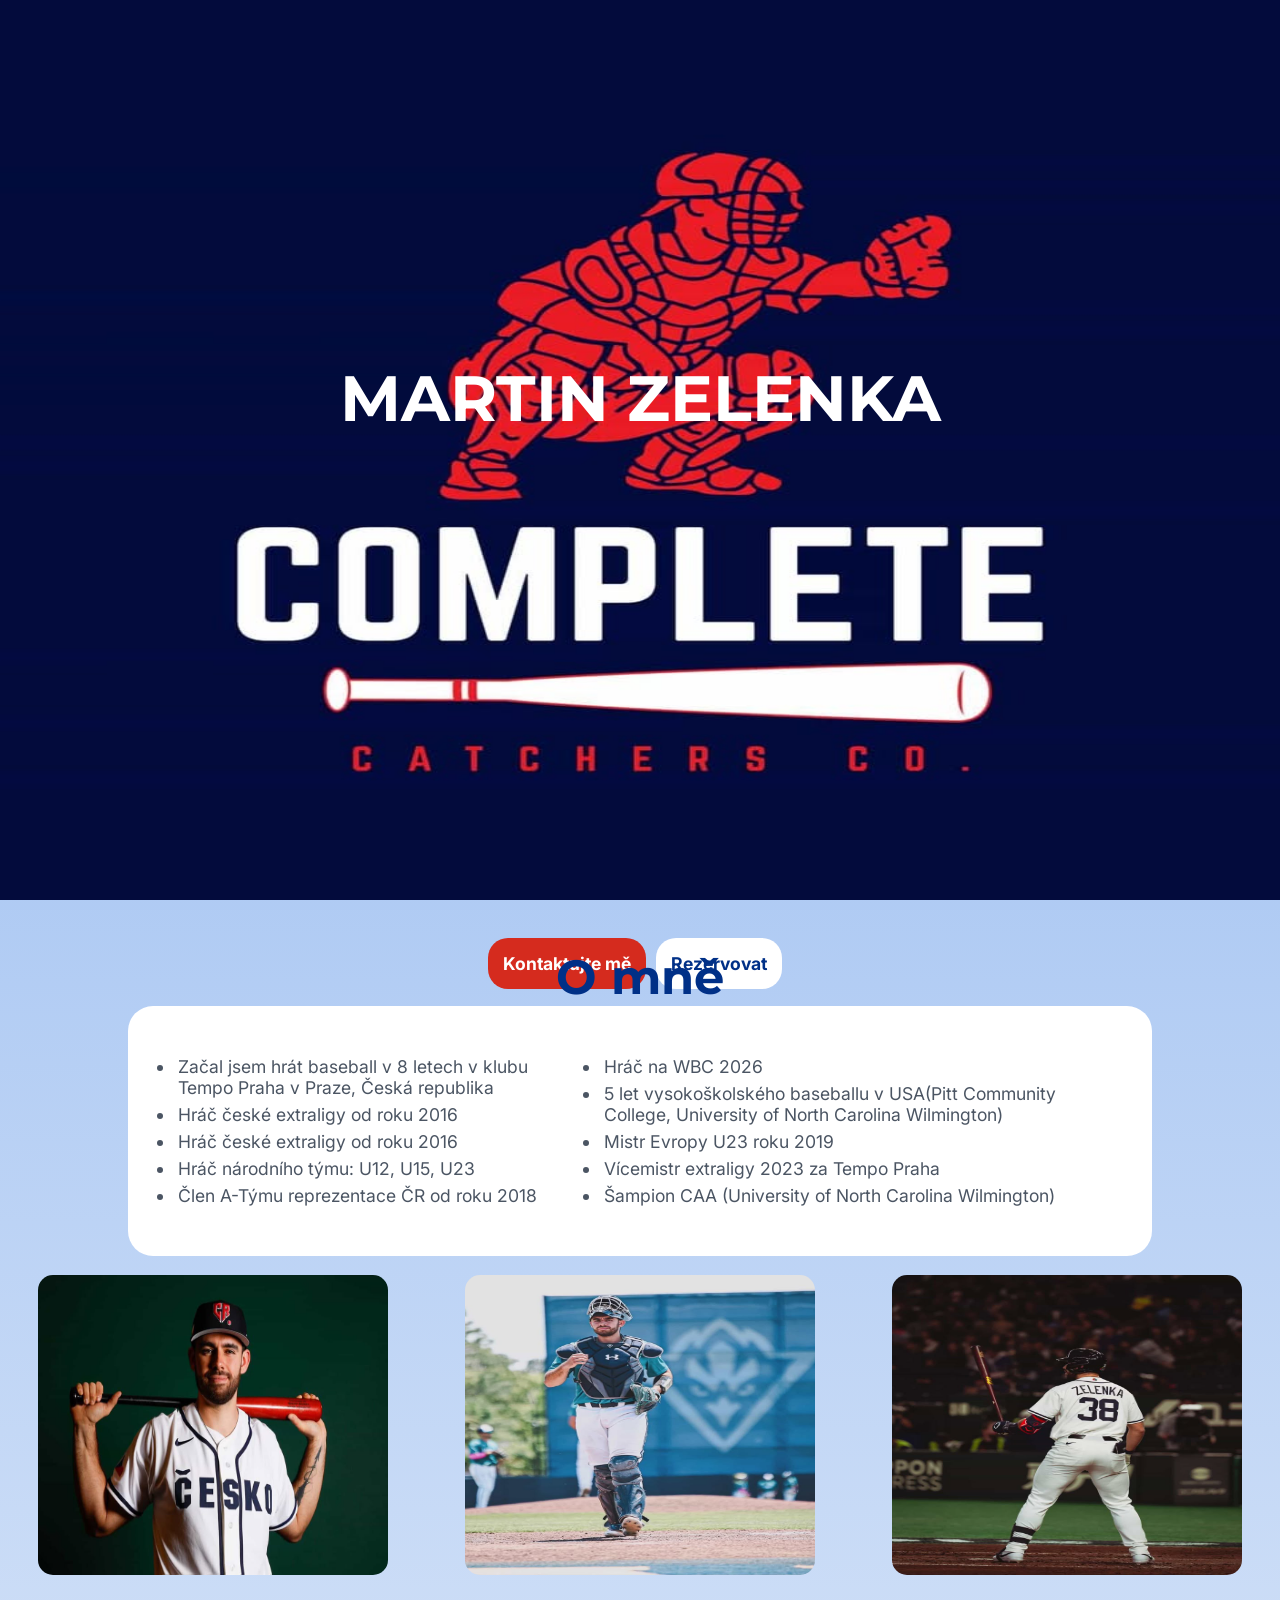
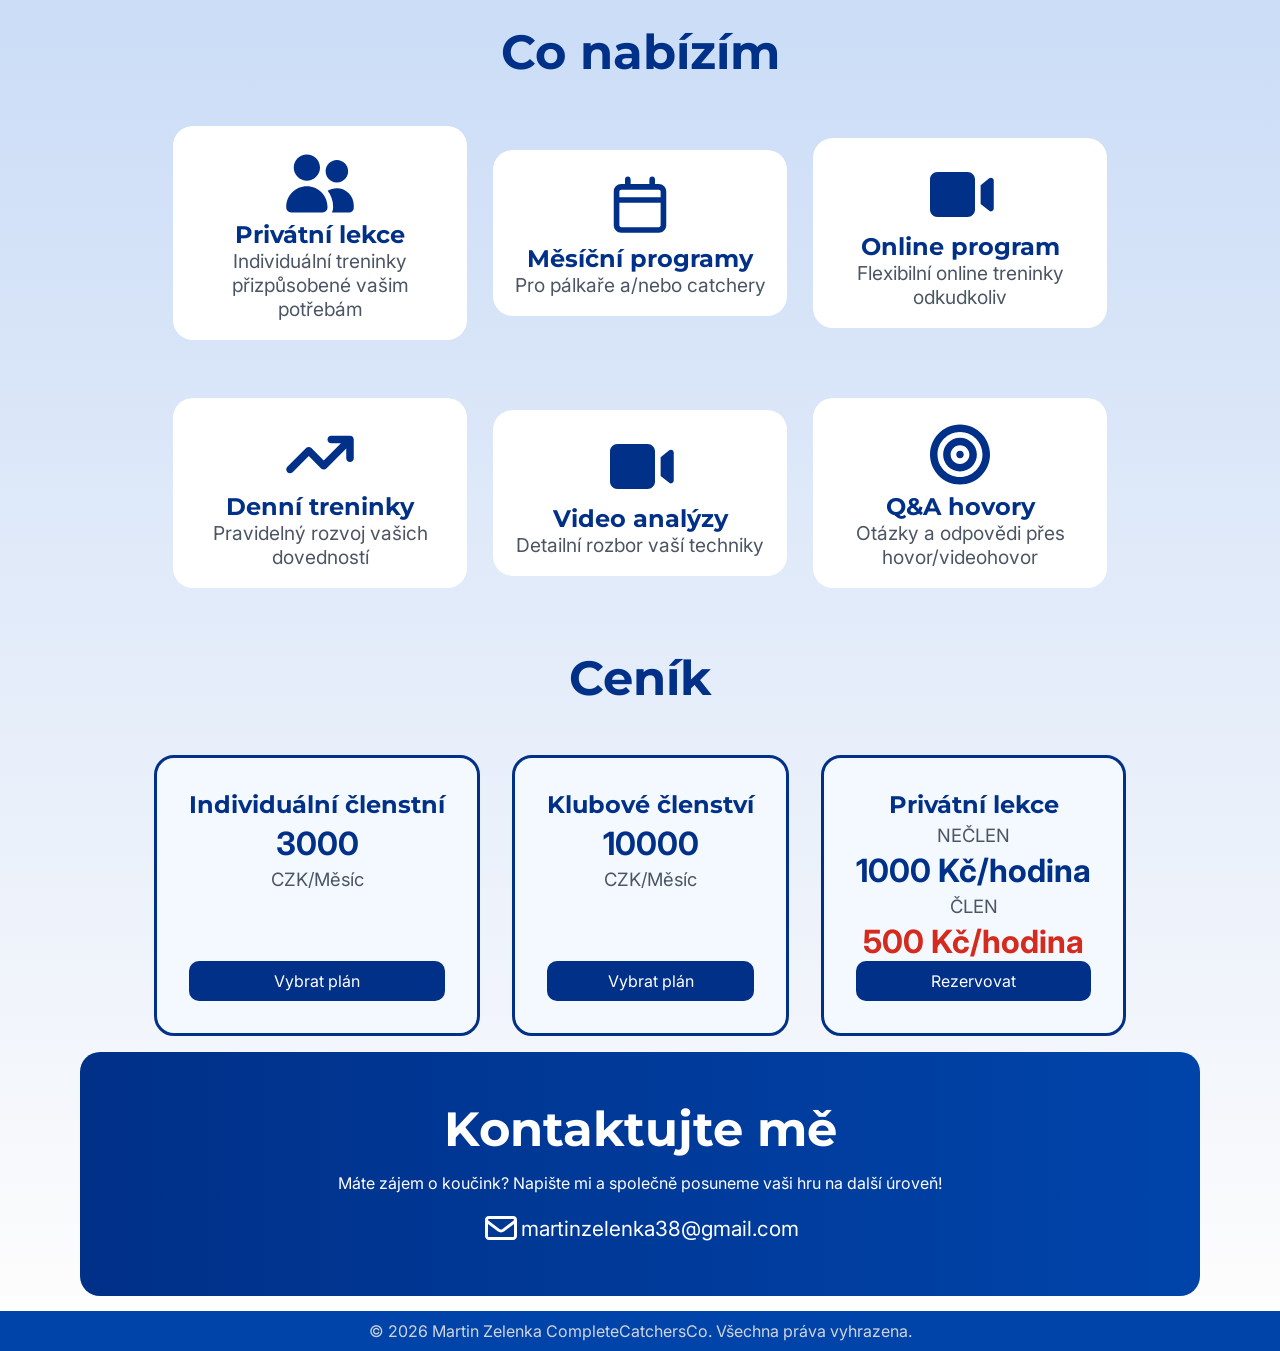
<file: index.html>
<!DOCTYPE html>
<html lang="en">

<head>
    <meta charset="UTF-8">
    <meta name="viewport" content="width=device-width, initial-scale=1.0">
    <title>CompleteCatchersCo.</title>
    <link rel="stylesheet" href="./css/style.css">
    <link rel="apple-touch-icon" sizes="180x180" href="/apple-touch-icon.png">
    <link rel="icon" type="image/png" sizes="32x32" href="/favicon-32x32.png">
    <link rel="icon" type="image/png" sizes="16x16" href="/favicon-16x16.png">
    <link rel="manifest" href="/site.webmanifest">
</head>

<body>
    <header>
        <div class="header-container">
            <h1>MARTIN ZELENKA</h1>
            <div class="header-a-container">
                <a href="#contact-section" class="header-a-contact">Kontaktujte mě</a>
                <a href="./Rezervace/" class="header-a-reservation">Rezervovat</a>
            </div>
        </div>
    </header>
    <div class="full-page-container">
        <section class="omne-section">
            <h2>O mně</h2>
            <div class="omne-list-container">
                <ul>
                    <li>Začal jsem hrát baseball v 8 letech v klubu Tempo Praha v Praze, Česká republika</li>
                    <li>Hráč české extraligy od roku 2016</li>
                    <li>Hráč české extraligy od roku 2016</li>
                    <li>Hráč národního týmu: U12, U15, U23</li>
                    <li>Člen A-Týmu reprezentace ČR od roku 2018</li>
                </ul>
                <ul>
                    <li>Hráč na WBC 2026</li>
                    <li>5 let vysokoškolského baseballu v USA(Pitt Community College, University of North Carolina
                        Wilmington)</li>
                    <li>Mistr Evropy U23 roku 2019</li>
                    <li>Vícemistr extraligy 2023 za Tempo Praha</li>
                    <li>Šampion CAA (University of North Carolina
                        Wilmington)</li>
                </ul>
            </div>
            <div class="omne-photos-container">
                <img src="./Photos/Repre.jpg" alt="Fotka v reprezentačním dresu">
                <img src="./Photos/HighSchoolCatcherThrow.jpg" alt="Fotka z vysoké školy v americe">
                <img src="./Photos/ReprePalkajpg.jpg" alt="Fotka z pálení v reprezentaci">
            </div>
        </section>
        <section class="conabizim-section">
            <h2>Co nabízím</h2>
            <div class="container-offer">
                <div class="card-offer">
                    <svg xmlns="http://www.w3.org/2000/svg" height="75" width="100"
                        viewBox="0 0 640 640"><!--!Font Awesome Free v7.2.0 by @fontawesome - https://fontawesome.com License - https://fontawesome.com/license/free Copyright 2026 Fonticons, Inc.-->
                        <path fill="rgb(0, 48, 135)"
                            d="M96 192C96 130.1 146.1 80 208 80C269.9 80 320 130.1 320 192C320 253.9 269.9 304 208 304C146.1 304 96 253.9 96 192zM32 528C32 430.8 110.8 352 208 352C305.2 352 384 430.8 384 528L384 534C384 557.2 365.2 576 342 576L74 576C50.8 576 32 557.2 32 534L32 528zM464 128C517 128 560 171 560 224C560 277 517 320 464 320C411 320 368 277 368 224C368 171 411 128 464 128zM464 368C543.5 368 608 432.5 608 512L608 534.4C608 557.4 589.4 576 566.4 576L421.6 576C428.2 563.5 432 549.2 432 534L432 528C432 476.5 414.6 429.1 385.5 391.3C408.1 376.6 435.1 368 464 368z" />
                    </svg>
                    <h4>Privátní lekce</h4>
                    <p>Individuální treninky přizpůsobené vašim potřebám</p>
                </div>
                <div class="card-offer">
                    <svg xmlns="http://www.w3.org/2000/svg" height="75" width="100"
                        viewBox="0 0 640 640"><!--!Font Awesome Free v7.2.0 by @fontawesome - https://fontawesome.com License - https://fontawesome.com/license/free Copyright 2026 Fonticons, Inc.-->
                        <path fill="rgb(0, 48, 135)"
                            d="M216 64C229.3 64 240 74.7 240 88L240 128L400 128L400 88C400 74.7 410.7 64 424 64C437.3 64 448 74.7 448 88L448 128L480 128C515.3 128 544 156.7 544 192L544 480C544 515.3 515.3 544 480 544L160 544C124.7 544 96 515.3 96 480L96 192C96 156.7 124.7 128 160 128L192 128L192 88C192 74.7 202.7 64 216 64zM216 176L160 176C151.2 176 144 183.2 144 192L144 240L496 240L496 192C496 183.2 488.8 176 480 176L216 176zM144 288L144 480C144 488.8 151.2 496 160 496L480 496C488.8 496 496 488.8 496 480L496 288L144 288z" />
                    </svg>
                    <h4>Měsíční programy</h4>
                    <p>Pro pálkaře a/nebo catchery</p>
                </div>
                <div class="card-offer">
                    <svg xmlns="http://www.w3.org/2000/svg" height="75" width="100"
                        viewBox="0 0 640 640"><!--!Font Awesome Free v7.2.0 by @fontawesome - https://fontawesome.com License - https://fontawesome.com/license/free Copyright 2026 Fonticons, Inc.-->
                        <path fill="rgb(0, 48, 135)"
                            d="M128 128C92.7 128 64 156.7 64 192L64 448C64 483.3 92.7 512 128 512L384 512C419.3 512 448 483.3 448 448L448 192C448 156.7 419.3 128 384 128L128 128zM496 400L569.5 458.8C573.7 462.2 578.9 464 584.3 464C597.4 464 608 453.4 608 440.3L608 199.7C608 186.6 597.4 176 584.3 176C578.9 176 573.7 177.8 569.5 181.2L496 240L496 400z" />
                    </svg>
                    <h4>Online program</h4>
                    <p>Flexibilní online treninky odkudkoliv</p>
                </div>
            </div>
            <div class="container-offer">
                <div class="card-offer">
                    <svg xmlns="http://www.w3.org/2000/svg" height="75" width="100"
                        viewBox="0 0 640 640"><!--!Font Awesome Free v7.2.0 by @fontawesome - https://fontawesome.com License - https://fontawesome.com/license/free Copyright 2026 Fonticons, Inc.-->
                        <path fill="rgb(0, 48, 135)"
                            d="M416 224C398.3 224 384 209.7 384 192C384 174.3 398.3 160 416 160L576 160C593.7 160 608 174.3 608 192L608 352C608 369.7 593.7 384 576 384C558.3 384 544 369.7 544 352L544 269.3L374.6 438.7C362.1 451.2 341.8 451.2 329.3 438.7L224 333.3L86.6 470.6C74.1 483.1 53.8 483.1 41.3 470.6C28.8 458.1 28.8 437.8 41.3 425.3L201.3 265.3C213.8 252.8 234.1 252.8 246.6 265.3L352 370.7L498.7 224L416 224z" />
                    </svg>
                    <h4>Denní treninky</h4>
                    <p>Pravidelný rozvoj vašich dovedností</p>
                </div>
                <div class="card-offer">
                    <svg xmlns="http://www.w3.org/2000/svg" height="75" width="100"
                        viewBox="0 0 640 640"><!--!Font Awesome Free v7.2.0 by @fontawesome - https://fontawesome.com License - https://fontawesome.com/license/free Copyright 2026 Fonticons, Inc.-->
                        <path fill="rgb(0, 48, 135)"
                            d="M128 128C92.7 128 64 156.7 64 192L64 448C64 483.3 92.7 512 128 512L384 512C419.3 512 448 483.3 448 448L448 192C448 156.7 419.3 128 384 128L128 128zM496 400L569.5 458.8C573.7 462.2 578.9 464 584.3 464C597.4 464 608 453.4 608 440.3L608 199.7C608 186.6 597.4 176 584.3 176C578.9 176 573.7 177.8 569.5 181.2L496 240L496 400z" />
                    </svg>
                    <h4>Video analýzy</h4>
                    <p>Detailní rozbor vaší techniky</p>
                </div>
                <div class="card-offer">
                    <svg xmlns="http://www.w3.org/2000/svg" height="75" width="100"
                        viewBox="0 0 640 640"><!--!Font Awesome Free v7.2.0 by @fontawesome - https://fontawesome.com License - https://fontawesome.com/license/free Copyright 2026 Fonticons, Inc.-->
                        <path fill="rgb(0, 48, 135)"
                            d="M512 320C512 214 426 128 320 128C214 128 128 214 128 320C128 426 214 512 320 512C426 512 512 426 512 320zM64 320C64 178.6 178.6 64 320 64C461.4 64 576 178.6 576 320C576 461.4 461.4 576 320 576C178.6 576 64 461.4 64 320zM320 400C364.2 400 400 364.2 400 320C400 275.8 364.2 240 320 240C275.8 240 240 275.8 240 320C240 364.2 275.8 400 320 400zM320 176C399.5 176 464 240.5 464 320C464 399.5 399.5 464 320 464C240.5 464 176 399.5 176 320C176 240.5 240.5 176 320 176zM288 320C288 302.3 302.3 288 320 288C337.7 288 352 302.3 352 320C352 337.7 337.7 352 320 352C302.3 352 288 337.7 288 320z" />
                    </svg>
                    <h4>Q&A hovory</h4>
                    <p>Otázky a odpovědi přes hovor/videohovor</p>
                </div>
            </div>
        </section>
        <section class="pricing-section">
            <h2>Ceník</h2>
            <div class="pricing-container">
                <div class="card-pricing">
                    <h3>Individuální členstní</h3>
                    <p class="pricing-blue">3000</p>
                    <p class="pricing-grey pricing-bottom">CZK/Měsíc</p>
                    <a href="./Rezervace/">Vybrat plán</a>
                </div>
                <div class="card-pricing">
                    <h3>Klubové členství</h3>
                    <p class="pricing-blue">10000</p>
                    <p class="pricing-grey pricing-bottom">CZK/Měsíc</p>
                    <a href="./Rezervace/">Vybrat plán</a>
                </div>
                <div class="card-pricing">
                    <h3>Privátní lekce</h3>
                    <p class="pricing-grey">NEČLEN</p>
                    <p class="pricing-blue">1000 Kč/hodina</p>
                    <p class="pricing-grey">ČLEN</p>
                    <p class="pricing-red">500 Kč/hodina</p>
                    <a href="./Rezervace/">Rezervovat</a>
                </div>
            </div>
        </section>
        <section id="contact-section">
            <div class="contact-container">
                <h2>Kontaktujte mě</h2>
                <p>Máte zájem o koučink? Napište mi a společně posuneme vaši hru na další úroveň!</p>
                <div>
                    <svg xmlns="http://www.w3.org/2000/svg" height="40" width="40"
                        viewBox="0 0 640 640"><!--!Font Awesome Free v7.2.0 by @fontawesome - https://fontawesome.com License - https://fontawesome.com/license/free Copyright 2026 Fonticons, Inc.-->
                        <path fill="rgb(255, 255, 255)"
                            d="M125.4 128C91.5 128 64 155.5 64 189.4C64 190.3 64 191.1 64.1 192L64 192L64 448C64 483.3 92.7 512 128 512L512 512C547.3 512 576 483.3 576 448L576 192L575.9 192C575.9 191.1 576 190.3 576 189.4C576 155.5 548.5 128 514.6 128L125.4 128zM528 256.3L528 448C528 456.8 520.8 464 512 464L128 464C119.2 464 112 456.8 112 448L112 256.3L266.8 373.7C298.2 397.6 341.7 397.6 373.2 373.7L528 256.3zM112 189.4C112 182 118 176 125.4 176L514.6 176C522 176 528 182 528 189.4C528 193.6 526 197.6 522.7 200.1L344.2 335.5C329.9 346.3 310.1 346.3 295.8 335.5L117.3 200.1C114 197.6 112 193.6 112 189.4z" />
                    </svg>
                    <a href="mailto:martinzelenka38@gmail.com">martinzelenka38@gmail.com</a>
                </div>
            </div>
        </section>
    </div>
    <footer>
        <p>© <span id="FooterYear"></span> Martin Zelenka CompleteCatchersCo. Všechna práva vyhrazena.</p>
    </footer>

    <script>
        let YearO = document.getElementById("FooterYear")
        let ADate = new Date().getFullYear()
        YearO.innerHTML = ADate
    </script>

    <!-- Add Anlytics, Google Sheets -->
</body>

</html>
</file>
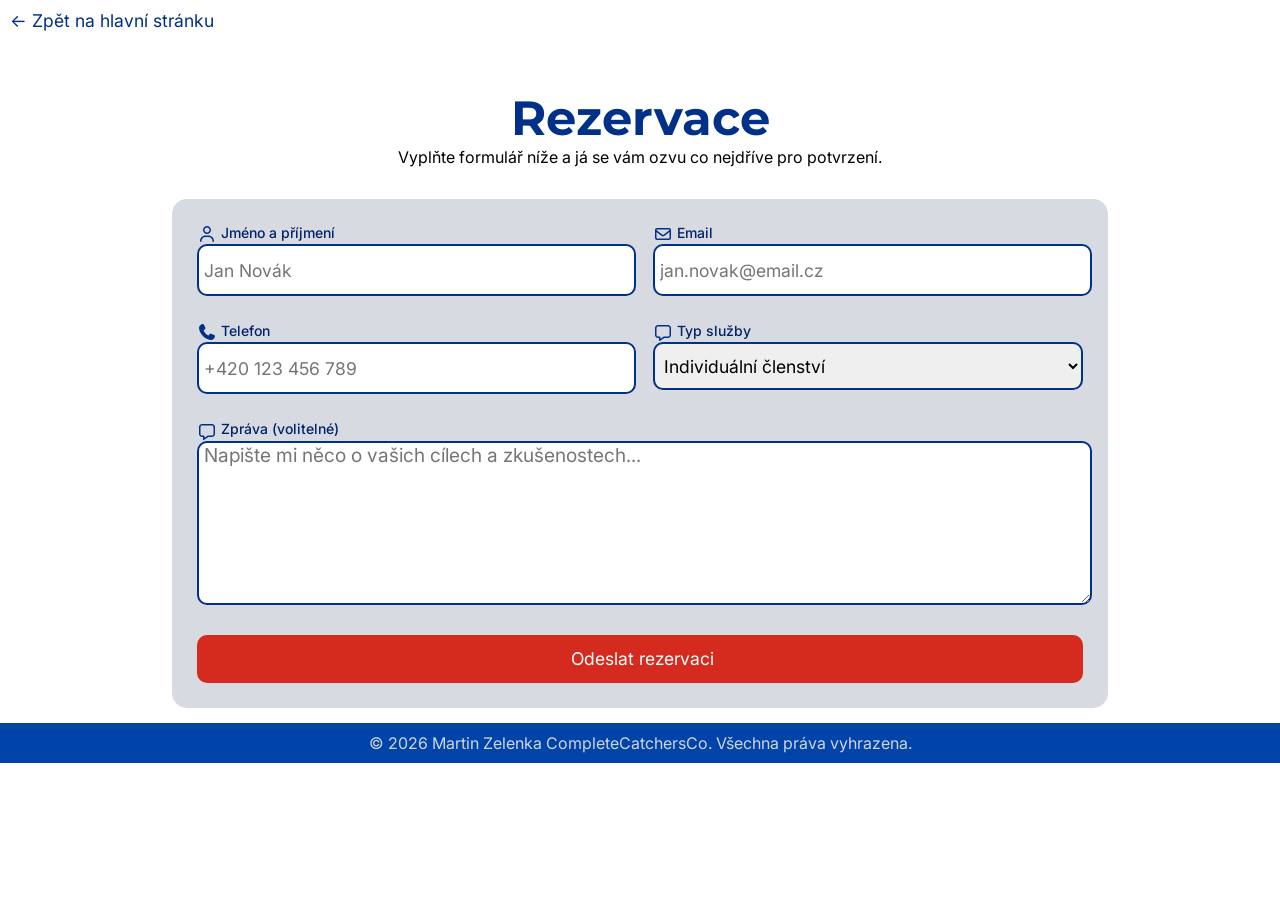
<file: Rezervace/index.html>
<!DOCTYPE html>
<html lang="en">

<head>
    <meta charset="UTF-8">
    <meta name="viewport" content="width=device-width, initial-scale=1.0">
    <title>CompleteCatchersCo.</title>
    <link rel="stylesheet" href="../css/style.css">
    <link rel="apple-touch-icon" sizes="180x180" href="../apple-touch-icon.png">
    <link rel="icon" type="image/png" sizes="32x32" href="../favicon-32x32.png">
    <link rel="icon" type="image/png" sizes="16x16" href="../favicon-16x16.png">
    <link rel="manifest" href="../site.webmanifest">
</head>

<body>
    <nav>
        <a href="../index.html">← Zpět na hlavní stránku</a>
    </nav>
    <section class="form-section">
        <h2>Rezervace</h2>
        <p>Vyplňte formulář níže a já se vám ozvu co nejdříve pro potvrzení.</p>
        <form id="my-form" method="POST"
            action="https://script.google.com/macros/s/AKfycbxa-7QTtQRy1uWoH1_gNmtak4iLKiPtYtFrV8J-p7R0brS_PYHDy3VkSAEvKgET-c2Y/exec">
            <div class="form-field">
                <label for="name"><svg xmlns="http://www.w3.org/2000/svg" height="20" width="20"
                        viewBox="0 0 640 640"><!--!Font Awesome Free v7.2.0 by @fontawesome - https://fontawesome.com License - https://fontawesome.com/license/free Copyright 2026 Fonticons, Inc.-->
                        <path fill="rgb(0, 48, 135)"
                            d="M240 192C240 147.8 275.8 112 320 112C364.2 112 400 147.8 400 192C400 236.2 364.2 272 320 272C275.8 272 240 236.2 240 192zM448 192C448 121.3 390.7 64 320 64C249.3 64 192 121.3 192 192C192 262.7 249.3 320 320 320C390.7 320 448 262.7 448 192zM144 544C144 473.3 201.3 416 272 416L368 416C438.7 416 496 473.3 496 544L496 552C496 565.3 506.7 576 520 576C533.3 576 544 565.3 544 552L544 544C544 446.8 465.2 368 368 368L272 368C174.8 368 96 446.8 96 544L96 552C96 565.3 106.7 576 120 576C133.3 576 144 565.3 144 552L144 544z" />
                    </svg> Jméno a příjmení</label>
                <input type="text" id="name" name="name" placeholder="Jan Novák" required>
            </div>
            <div class="form-field">
                <label for="email"><svg xmlns="http://www.w3.org/2000/svg" height="20" width="20"
                        viewBox="0 0 640 640"><!--!Font Awesome Free v7.2.0 by @fontawesome - https://fontawesome.com License - https://fontawesome.com/license/free Copyright 2026 Fonticons, Inc.-->
                        <path fill="rgb(0, 48, 135)"
                            d="M125.4 128C91.5 128 64 155.5 64 189.4C64 190.3 64 191.1 64.1 192L64 192L64 448C64 483.3 92.7 512 128 512L512 512C547.3 512 576 483.3 576 448L576 192L575.9 192C575.9 191.1 576 190.3 576 189.4C576 155.5 548.5 128 514.6 128L125.4 128zM528 256.3L528 448C528 456.8 520.8 464 512 464L128 464C119.2 464 112 456.8 112 448L112 256.3L266.8 373.7C298.2 397.6 341.7 397.6 373.2 373.7L528 256.3zM112 189.4C112 182 118 176 125.4 176L514.6 176C522 176 528 182 528 189.4C528 193.6 526 197.6 522.7 200.1L344.2 335.5C329.9 346.3 310.1 346.3 295.8 335.5L117.3 200.1C114 197.6 112 193.6 112 189.4z" />
                    </svg> Email</label>
                <input type="email" name="email" id="email" placeholder="jan.novak@email.cz" required>
            </div>
            <div class="form-field">
                <label for="number"><svg xmlns="http://www.w3.org/2000/svg" height="20" width="20"
                        viewBox="0 0 640 640"><!--!Font Awesome Free v7.2.0 by @fontawesome - https://fontawesome.com License - https://fontawesome.com/license/free Copyright 2026 Fonticons, Inc.-->
                        <path fill="rgb(0, 48, 135)"
                            d="M224.2 89C216.3 70.1 195.7 60.1 176.1 65.4L170.6 66.9C106 84.5 50.8 147.1 66.9 223.3C104 398.3 241.7 536 416.7 573.1C493 589.3 555.5 534 573.1 469.4L574.6 463.9C580 444.2 569.9 423.6 551.1 415.8L453.8 375.3C437.3 368.4 418.2 373.2 406.8 387.1L368.2 434.3C297.9 399.4 241.3 341 208.8 269.3L253 233.3C266.9 222 271.6 202.9 264.8 186.3L224.2 89z" />
                    </svg> Telefon</label>
                <input type="tel" name="number" id="number" placeholder="+420 123 456 789" required>
            </div>
            <div class="form-field">
                <label for="service"><svg xmlns="http://www.w3.org/2000/svg" height="20" width="20"
                        viewBox="0 0 640 640"><!--!Font Awesome Free v7.2.0 by @fontawesome - https://fontawesome.com License - https://fontawesome.com/license/free Copyright 2026 Fonticons, Inc.-->
                        <path fill="rgb(0, 48, 135)"
                            d="M267.7 576.9C267.7 576.9 267.7 576.9 267.7 576.9L229.9 603.6C222.6 608.8 213 609.4 205 605.3C197 601.2 192 593 192 584L192 512L160 512C107 512 64 469 64 416L64 192C64 139 107 96 160 96L480 96C533 96 576 139 576 192L576 416C576 469 533 512 480 512L359.6 512L267.7 576.9zM332 472.8C340.1 467.1 349.8 464 359.7 464L480 464C506.5 464 528 442.5 528 416L528 192C528 165.5 506.5 144 480 144L160 144C133.5 144 112 165.5 112 192L112 416C112 442.5 133.5 464 160 464L216 464C226.4 464 235.3 470.6 238.6 479.9C239.5 482.4 240 485.1 240 488L240 537.7C272.7 514.6 303.3 493 331.9 472.8z" />
                    </svg> Typ služby</label>
                <select name="service" id="service">
                    <option value="Individualni-clenstvi">Individuální členství</option>
                    <option value="Klubove-clenství">Klubové členství</option>
                    <option value="Privatni-lekce">Privátní lekce</option>
                </select>
            </div>
            <div class="form-field-full">
                <label for="message"><svg xmlns="http://www.w3.org/2000/svg" height="20" width="20"
                        viewBox="0 0 640 640"><!--!Font Awesome Free v7.2.0 by @fontawesome - https://fontawesome.com License - https://fontawesome.com/license/free Copyright 2026 Fonticons, Inc.-->
                        <path fill="rgb(0, 48, 135)"
                            d="M267.7 576.9C267.7 576.9 267.7 576.9 267.7 576.9L229.9 603.6C222.6 608.8 213 609.4 205 605.3C197 601.2 192 593 192 584L192 512L160 512C107 512 64 469 64 416L64 192C64 139 107 96 160 96L480 96C533 96 576 139 576 192L576 416C576 469 533 512 480 512L359.6 512L267.7 576.9zM332 472.8C340.1 467.1 349.8 464 359.7 464L480 464C506.5 464 528 442.5 528 416L528 192C528 165.5 506.5 144 480 144L160 144C133.5 144 112 165.5 112 192L112 416C112 442.5 133.5 464 160 464L216 464C226.4 464 235.3 470.6 238.6 479.9C239.5 482.4 240 485.1 240 488L240 537.7C272.7 514.6 303.3 493 331.9 472.8z" />
                    </svg> Zpráva (volitelné)</label>
                <textarea id="message" name="message"
                    placeholder="Napište mi něco o vašich cílech a zkušenostech..."></textarea>
            </div>
            <div class="form-field-full">
                <input type="submit" value="Odeslat rezervaci" id="submit">
            </div>
        </form>
        <p id="Send">Váš formulář byl úspěšně odeslán.</p>
    </section>

    <footer>
        <p>© <span id="FooterYear"></span> Martin Zelenka CompleteCatchersCo. Všechna práva vyhrazena.</p>
    </footer>

    <script>
        let nameO = document.getElementById("name");
        let email = document.getElementById("email");
        let number = document.getElementById("number");
        let message = document.getElementById("message");

        window.addEventListener("load", function () {
            const form = document.getElementById('my-form');
            form.addEventListener("submit", function (e) {
                let btn = document.getElementById("submit")
                btn.disabled = true;    
                e.preventDefault();
                const data = new FormData(form);
                const action = e.target.action;
                fetch(action, {
                    method: 'POST',
                    body: data,
                })
                    .then(() => {
                        let Send = document.getElementById("Send").style.display = "block";
                        btn.disabled = false;
                        nameO.value = "";
                        email.value = "";
                        number.value = "";
                        message.value = "";
                    })
            });
        });

        let YearO = document.getElementById("FooterYear")
        let ADate = new Date().getFullYear()
        YearO.innerHTML = ADate

    </script>
</body>

</html>
</file>
<file: css/style.css>
@import url('https://fonts.googleapis.com/css2?family=Montserrat:wght@400;600;700;800&family=Inter:wght@400;500;600&display=swap');

:root {
    --main-color-blue: #003087;
    --hover-color-blue: #002266;
    --background-color-blue: #0044aa;
    --main-color-red: #D52B1E;
    --hover-color-red: #b52418;
    --text-color-white: white;
    --hover-color-white: #D1D5DB;
    --text-color-grey: #4B5563;
    --text-color-good: green;
    --text-color-bad: red;

    --font-heading: 'Montserrat', sans-serif;
    --font-body: 'Inter', sans-serif;
}

* {
    margin: 0;
    padding: 0;
}

h1,
h2,
h3,
h4,
h5,
h6 {
    font-family: var(--font-heading);
}

h2 {
    color: var(--main-color-blue);
    font-size: 3rem;
    padding-top: 3rem;

}

body {
    font-family: var(--font-body);
}

a {
    text-decoration: none;
}

/* Header */
header {
    display: flex;
    justify-content: center;
    align-items: center;
    height: 100vh;
    background-image: url("../Photos/Logo.jpg");
    background-size: 100% 100%;
    background-repeat: no-repeat;
    max-width: 100%;
}


@media screen and (max-height: 950px) {
    header {
        height: 100vh;
    }
}

.header-container {
    color: var(--text-color-white);
    text-align: center;
}

@media screen and (max-height: 950px) {
    .header-container {
        margin-top: 35%;
        height: 70%;
        display: flex;
        flex-direction: column;
        justify-content: space-between;
    }
}

h1 {
    font-size: 4rem;
}

.header-container>p {
    text-align: center;
    font-size: 2.5rem;
    font-weight: bold;
}

.header-a-container {
    display: flex;
    justify-content: center;
}

.header-a-container>a {
    margin-right: 10px;
}

.header-a-contact {
    height: fit-content;
    width: fit-content;
    padding: 15px;
    background-color: var(--main-color-red);
    border-radius: 20px;
    color: var(--text-color-white);
    font-weight: bold;
    font-size: 1.1rem;
}

.header-a-contact:hover {
    background-color: var(--hover-color-red);
}

.header-a-reservation {
    height: fit-content;
    width: fit-content;
    padding: 15px;
    background-color: var(--text-color-white);
    border-radius: 20px;
    color: var(--main-color-blue);
    font-weight: bold;
    font-size: 1.1rem;
}

.header-a-reservation:hover {
    background-color: var(--hover-color-white);
}

/* Page after header */
.full-page-container {
    background: #0044AA;
    background: linear-gradient(180deg, rgba(40, 114, 224, 0.368) 0%, rgba(252, 252, 252, 1) 100%);
}

/* O mně */

.omne-section {
    text-align: center;
}

.omne-list-container {
    display: flex;
    background-color: var(--text-color-white);
    width: 75%;
    height: 100%;
    padding: 2rem;
    border-radius: 25px;
    margin-right: auto;
    margin-left: auto;
    text-align: start;
    color: var(--text-color-grey);
}

@media screen and (max-width: 500px) {
    .omne-list-container {
        display: block;
    }
}

.omne-list-container>ul {
    padding: 15px;
    font-size: 1.1rem;
}

.omne-list-container>ul>li {
    padding: 3px;
}

.omne-photos-container {
    display: flex;
    margin-top: 1.2rem;
    justify-content: space-around;
}

@media screen and (max-width: 950px) {
    .omne-photos-container {
        flex-direction: column;
        gap: 20px;
        align-items: center;
    }
}

.omne-photos-container>img {
    width: 350px;
    height: 300px;
    border-radius: 15px;
}

.omne-photos-container>img:hover {
    box-shadow: 5px 5px var(--hover-color-white);
}

/* Co nabízím */
.conabizim-section {
    text-align: center;
}

.container-offer {
    display: flex;
    flex-direction: row;
    max-width: 75%;
    margin-left: auto;
    margin-right: auto;
    align-items: center;
    margin-top: 2rem;
}

@media screen and (max-width: 650px) {
    .container-offer {
        flex-direction: column;
    }
}

.card-offer {
    width: 100%;
    background-color: var(--text-color-white);
    margin: 0.8rem;
    padding: 1.2rem;
    border-radius: 20px;
}

.card-offer:hover {
    box-shadow: 5px 5px var(--hover-color-white);
}

.card-offer>h4 {
    color: var(--main-color-blue);
    font-size: 1.5rem;
}

.card-offer>p {
    color: var(--text-color-grey);
    font-size: 1.2rem;
}

/* Cenik */
.pricing-section {
    text-align: center;
}

.pricing-container {
    display: flex;
    justify-content: center;
    margin-top: 2rem;
}

@media screen and (max-width: 700px) {
    .pricing-container {
        flex-direction: column;
    }
}

.card-pricing {
    background-color: #F4F9FF;
    /* Only color not variable */
    margin: 1rem;
    padding: 2rem;
    width: auto;
    height: auto;
    border-radius: 20px;
    border: solid var(--main-color-blue);
    display: flex;
    flex-direction: column;
}

.card-pricing:hover {
    box-shadow: 7px 7px var(--hover-color-white);
}

.card-pricing>h3 {
    color: var(--main-color-blue);
    font-size: 1.5rem;
}

.pricing-blue {
    color: var(--main-color-blue);
    font-weight: bolder;
    font-size: 2rem;
    margin-top: 5px;
}

.pricing-red {
    color: var(--main-color-red);
    font-weight: bolder;
    font-size: 2rem;
    margin-top: 5px;
}

.pricing-grey {
    color: var(--text-color-grey);
    font-size: 1.15rem;
    margin-top: 5px;
}


.card-pricing>a {
    background-color: var(--main-color-blue);
    padding: 10px;
    margin-top: auto;
    border-radius: 10px;
}

.card-pricing>a {
    color: var(--text-color-white);
    background-color: var(--main-color-blue);
    padding: 10px;
}

/* Kontakt */
.contact-container {
    width: 80%;
    margin-left: auto;
    margin-right: auto;
    text-align: center;
    border-radius: 20px;
    padding: 3rem;
    color: var(--text-color-white);
    background: #003088;
    background: linear-gradient(90deg, rgba(0, 48, 136, 1) 0%, rgba(0, 68, 170, 1) 100%);
}

@media screen and (max-width: 600px) {
    .contact-container {
        padding: 1.5rem;
    }
}

.contact-container>h2 {
    color: var(--text-color-white);
    padding-top: 0;
    margin-bottom: 15px;
}

.contact-container>div {
    display: flex;
    align-items: center;
    justify-content: center;
    margin-top: 15px;
}

.contact-container>div>a {
    color: var(--text-color-white);
    font-size: 1.3rem;
}

.contact-container>div>a:hover {
    color: var(--main-color-red);
}

/* Navigace formular */

nav {
    width: 100%;
    height: auto;
    padding: 10px;
    font-size: 1.1rem;
}

nav>a {
    color: var(--main-color-blue);
}

nav>a:hover {
    color: var(--main-color-red);
}

/* Formular */

svg {
    vertical-align: middle;
}

.form-section {
    text-align: center;
}

.form-section>form {
    width: 70%;
    margin-left: auto;
    margin-right: auto;
    display: grid;
    grid-template-columns: 1fr 1fr;
    gap: 16px;
    margin-top: 2rem;
    padding: 20px;
    border-radius: 15px;
    background-color: #d7dbe1;
    /* Second color not in variable */
}

@media screen and (max-width: 600px) {
    .form-section>form {
        grid-template-columns: 1fr;
        width: 80%;
    }
}

label {
    font-size: 14px;
    font-weight: 500;
    color: var(--hover-color-blue);
    display: block;
    text-align: start;
}

input,
select,
textarea {
    width: 100%;
    height: 3rem;
    border: solid 2px var(--main-color-blue);
    border-radius: 10px;
    outline: none;
    padding-left: 5px;
    font-family: var(--font-body);
    font-size: 1.1rem;
}

input:focus,
select:focus,
textarea:focus {
    border: solid 2px var(--hover-color-red);
}

#message {
    height: 10rem;
    font-size: 1.2rem;
}

.form-field,
.form-field-full {
    padding: 5px;
}

.form-field-full {
    grid-column: 1 / -1;
}


input[type=submit] {
    background-color: var(--main-color-red);
    color: var(--text-color-white);
    border: none;
}

input[type=submit]:hover {
    background-color: var(--hover-color-red);
}

#Send{
    display: none;
    font-size: 1.2rem;
    margin-top: 10px;
}

#Send {
    color: var(--text-color-good);
}

/* Footer */
footer {
    background-color: var(--background-color-blue);
    margin-top: 15px;
    padding: 10px;
    text-align: center;
    color: var(--hover-color-white);
}
</file>
